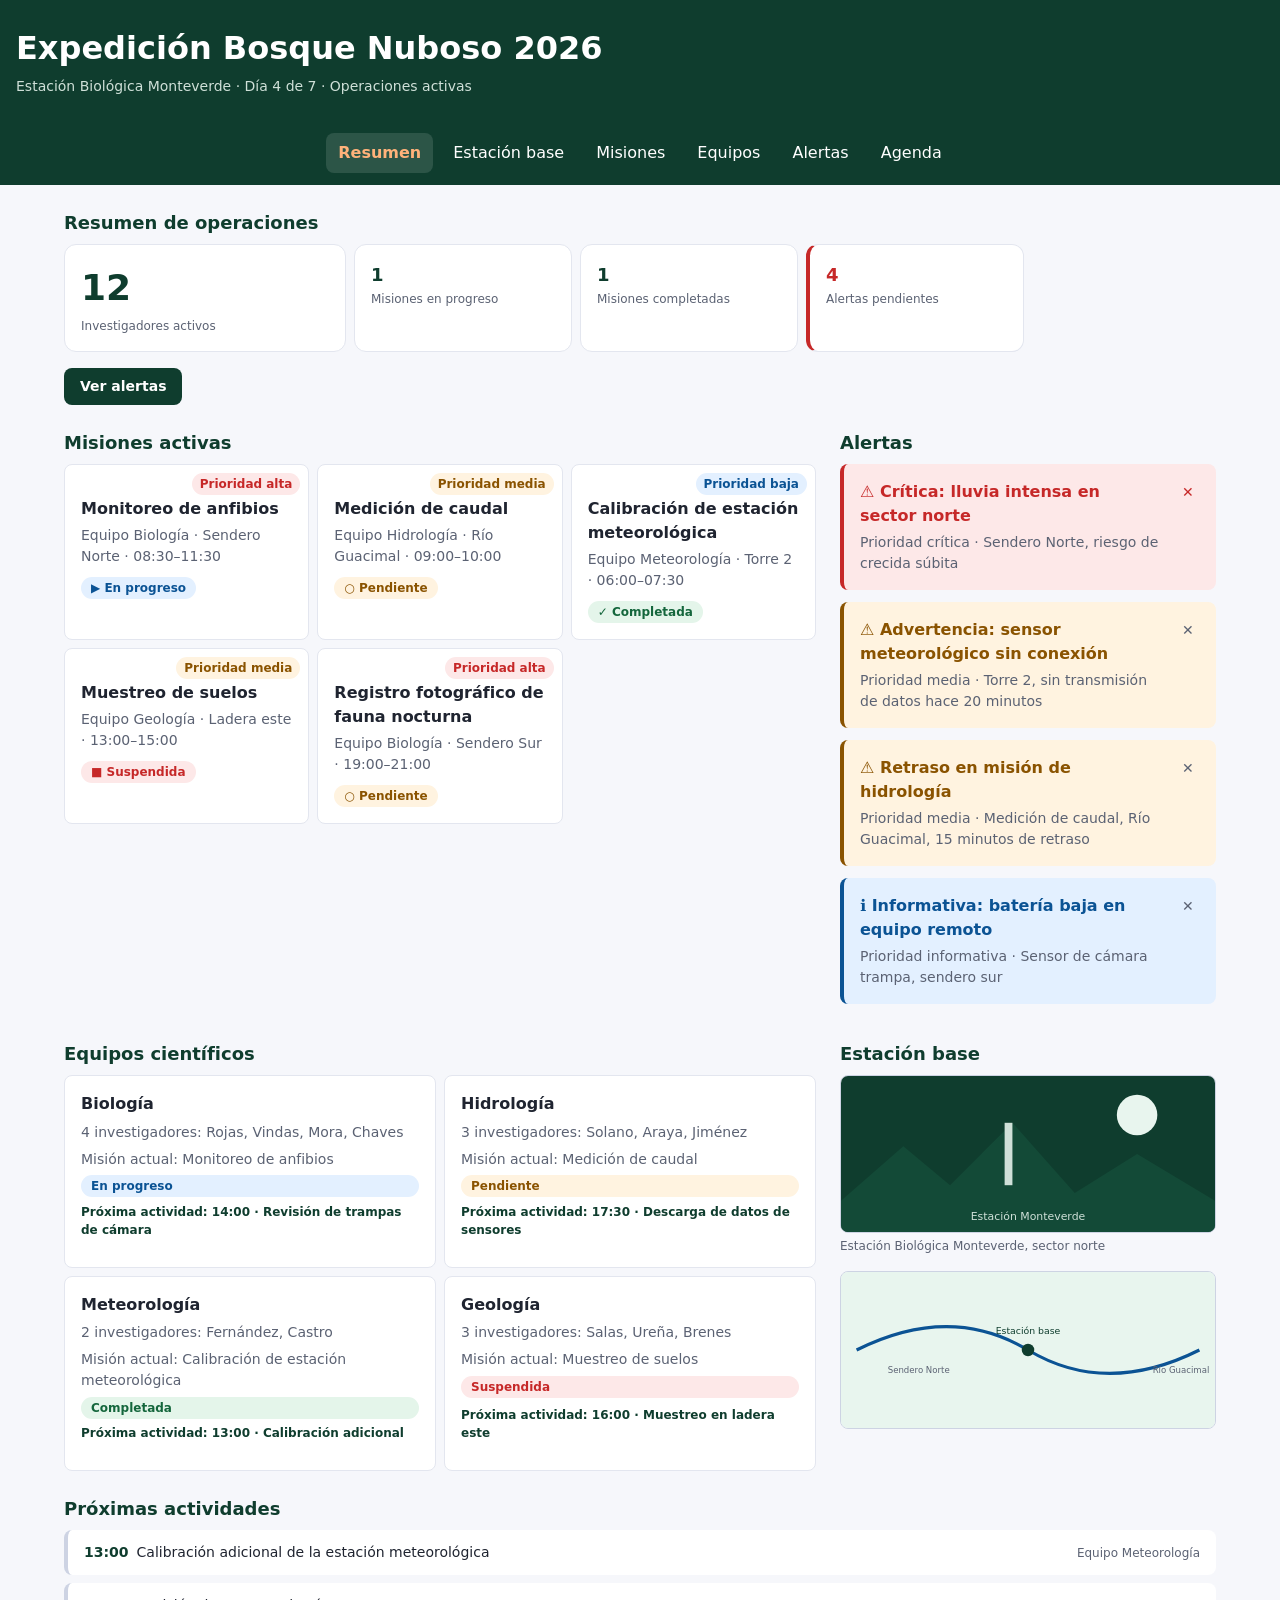
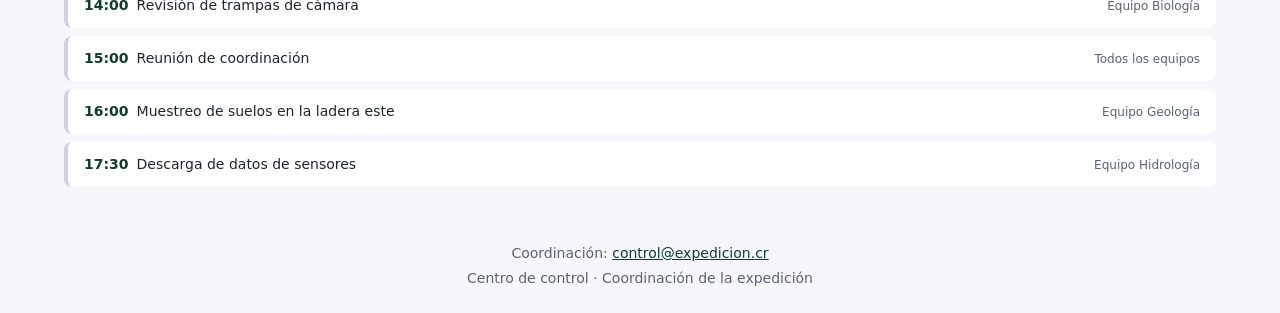
<file: caso1/index.html>
<!DOCTYPE html>
<html lang="es">
<head>
  <meta charset="UTF-8">
  <meta name="viewport" content="width=device-width, initial-scale=1.0">
  <title>Centro de control · Expedición Bosque Nuboso 2026</title>
  <link rel="stylesheet" href="css/estilos.css">
</head>
<body>
<header>
  <h1>Expedición Bosque Nuboso 2026</h1>
  <p>Estación Biológica Monteverde · Día 4 de 7 · Operaciones activas</p>
</header>
<nav class="nav" aria-label="Principal">
  <ul class="nav__lista">
    <li><a class="nav__enlace" href="#resumen" aria-current="location">Resumen</a></li>
    <li><a class="nav__enlace" href="#estacion">Estación base</a></li>
    <li><a class="nav__enlace" href="#misiones">Misiones</a></li>
    <li><a class="nav__enlace" href="#equipos">Equipos</a></li>
    <li><a class="nav__enlace" href="#alertas">Alertas</a></li>
    <li><a class="nav__enlace" href="#agenda">Agenda</a></li>
  </ul>
</nav>
<main id="contenido">
<section id="resumen" aria-labelledby="t-resumen">
  <h2 id="t-resumen">Resumen de operaciones</h2>
  <ul class="indicadores">
    <li class="indicador indicador--grande">
      <span class="indicador__valor">12</span>
      <span class="indicador__etiqueta">Investigadores activos</span>
    </li>
    <li class="indicador">
    <span class="indicador__valor">1</span>
      <span class="indicador__etiqueta">Misiones en progreso</span>
    </li>
    <li class="indicador">
      <span class="indicador__valor">1</span>
      <span class="indicador__etiqueta">Misiones completadas</span>
    </li>
    <li class="indicador indicador--alerta">
      <span class="indicador__valor">4</span>
      <span class="indicador__etiqueta">Alertas pendientes</span>
    </li>
  </ul>
  <a class="boton" href="#alertas">Ver alertas</a>
</section>

  <section id="misiones" aria-labelledby="t-misiones">
    <h2 id="t-misiones">Misiones activas</h2>
<ul class="misiones">
  <li><article>
    <span class="prioridad prioridad--alta">Prioridad alta</span>
    <h3>Monitoreo de anfibios</h3>
    <p>Equipo Biología · Sendero Norte · <time datetime="08:30">08:30</time>–<time datetime="11:30">11:30</time></p>
    <span class="estado estado--progreso"><span aria-hidden="true">▶</span> En progreso</span>
  </article></li>
  <li><article>
    <span class="prioridad prioridad--media">Prioridad media</span>
    <h3>Medición de caudal</h3>
    <p>Equipo Hidrología · Río Guacimal · <time datetime="09:00">09:00</time>–<time datetime="10:00">10:00</time></p>
    <span class="estado estado--pendiente"><span aria-hidden="true">○</span> Pendiente</span>
  </article></li>
  <li><article>
    <span class="prioridad prioridad--baja">Prioridad baja</span>
    <h3>Calibración de estación meteorológica</h3>
    <p>Equipo Meteorología · Torre 2 · <time datetime="06:00">06:00</time>–<time datetime="07:30">07:30</time></p>
    <span class="estado estado--completada"><span aria-hidden="true">✓</span> Completada</span>
  </article></li>
  <li><article>
    <span class="prioridad prioridad--media">Prioridad media</span>
    <h3>Muestreo de suelos</h3>
    <p>Equipo Geología · Ladera este · <time datetime="13:00">13:00</time>–<time datetime="15:00">15:00</time></p>
    <span class="estado estado--suspendida"><span aria-hidden="true">■</span> Suspendida</span>
  </article></li>
  <li><article>
    <span class="prioridad prioridad--alta">Prioridad alta</span>
    <h3>Registro fotográfico de fauna nocturna</h3>
    <p>Equipo Biología · Sendero Sur · <time datetime="19:00">19:00</time>–<time datetime="21:00">21:00</time></p>
    <span class="estado estado--pendiente"><span aria-hidden="true">○</span> Pendiente</span>
  </article></li>
</ul>
  </section>

<section id="equipos" aria-labelledby="t-equipos">
  <h2 id="t-equipos">Equipos científicos</h2>
  <ul class="equipos">
    <li class="equipo-tarjeta">
      <article>
        <h3>Biología</h3>
        <p class="equipo-tarjeta__dato">4 investigadores: Rojas, Vindas, Mora, Chaves</p>
        <p class="equipo-tarjeta__dato">Misión actual: Monitoreo de anfibios</p>
        <span class="estado estado--progreso">En progreso</span>
        <p class="equipo-tarjeta__proxima">Próxima actividad: 14:00 · Revisión de trampas de cámara</p>
      </article>
    </li>
    <li class="equipo-tarjeta">
      <article>
        <h3>Hidrología</h3>
        <p class="equipo-tarjeta__dato">3 investigadores: Solano, Araya, Jiménez</p>
        <p class="equipo-tarjeta__dato">Misión actual: Medición de caudal</p>
        <span class="estado estado--pendiente">Pendiente</span>
        <p class="equipo-tarjeta__proxima">Próxima actividad: 17:30 · Descarga de datos de sensores</p>
      </article>
    </li>
    <li class="equipo-tarjeta">
      <article>
        <h3>Meteorología</h3>
        <p class="equipo-tarjeta__dato">2 investigadores: Fernández, Castro</p>
        <p class="equipo-tarjeta__dato">Misión actual: Calibración de estación meteorológica</p>
        <span class="estado estado--completada">Completada</span>
        <p class="equipo-tarjeta__proxima">Próxima actividad: 13:00 · Calibración adicional</p>
      </article>
    </li>
    <li class="equipo-tarjeta">
      <article>
        <h3>Geología</h3>
        <p class="equipo-tarjeta__dato">3 investigadores: Salas, Ureña, Brenes</p>
        <p class="equipo-tarjeta__dato">Misión actual: Muestreo de suelos</p>
        <span class="estado estado--suspendida">Suspendida</span>
        <p class="equipo-tarjeta__proxima">Próxima actividad: 16:00 · Muestreo en ladera este</p>
      </article>
    </li>
  </ul>
</section>

<section id="alertas" aria-labelledby="t-alertas">
    <h2 id="t-alertas">Alertas</h2>

<article class="alerta alerta--critica">
  <h3 class="alerta__titulo"><span aria-hidden="true">⚠</span> Crítica: lluvia intensa en sector norte</h3>
  <p class="alerta__texto">Prioridad crítica · Sendero Norte, riesgo de crecida súbita</p>
  <button type="button" class="cerrar" aria-label="Cerrar alerta: lluvia intensa en sector norte">
    <span aria-hidden="true">✕</span>
  </button>
</article>
<article class="alerta alerta--advertencia">
  <h3 class="alerta__titulo"><span aria-hidden="true">⚠</span> Advertencia: sensor meteorológico sin conexión</h3>
  <p class="alerta__texto">Prioridad media · Torre 2, sin transmisión de datos hace 20 minutos</p>
  <button type="button" class="cerrar" aria-label="Cerrar alerta: sensor meteorológico sin conexión">
    <span aria-hidden="true">✕</span>
  </button>
</article>
<article class="alerta alerta--advertencia">
  <h3 class="alerta__titulo"><span aria-hidden="true">⚠</span> Retraso en misión de hidrología</h3>
  <p class="alerta__texto">Prioridad media · Medición de caudal, Río Guacimal, 15 minutos de retraso</p>
  <button type="button" class="cerrar" aria-label="Cerrar alerta: retraso en misión de hidrología">
    <span aria-hidden="true">✕</span>
  </button>
</article>
<article class="alerta alerta--info">
  <h3 class="alerta__titulo"><span aria-hidden="true">ℹ</span> Informativa: batería baja en equipo remoto</h3>
  <p class="alerta__texto">Prioridad informativa · Sensor de cámara trampa, sendero sur</p>
  <button type="button" class="cerrar" aria-label="Cerrar alerta: batería baja en equipo remoto">
    <span aria-hidden="true">✕</span>
  </button>
</article>
</section>

  <section id="estacion" aria-labelledby="t-estacion">
    <h2 id="t-estacion">Estación base</h2>

    <figure>
      <img class="foto"
           src="img/estacion.svg"
           width="480" height="200"
           alt="Torre de la estación meteorológica entre la niebla del bosque nuboso">
      <figcaption>Estación Biológica Monteverde, sector norte</figcaption>
    </figure>

    <img class="mapa"
        src="img/mapa.svg"
         width="480" height="200"
         alt="Mapa de la reserva: estación base al centro, sendero norte y río Guacimal al este">
  </section>

  <section id="agenda" aria-labelledby="t-agenda">
    <h2 id="t-agenda">Próximas actividades</h2>
    <ol class="agenda">
      <li><time datetime="13:00">13:00</time> Calibración adicional de la estación meteorológica <span class="equipo">Equipo Meteorología</span></li>
      <li><time datetime="14:00">14:00</time> Revisión de trampas de cámara <span class="equipo">Equipo Biología</span></li>
      <li><time datetime="15:00">15:00</time> Reunión de coordinación <span class="equipo">Todos los equipos</span></li>
      <li><time datetime="16:00">16:00</time> Muestreo de suelos en la ladera este <span class="equipo">Equipo Geología</span></li>
      <li><time datetime="17:30">17:30</time> Descarga de datos de sensores <span class="equipo">Equipo Hidrología</span></li>
    </ol>
  </section>

</main>

<footer>
  <address>Coordinación: <a href="mailto:control@expedicion.cr">control@expedicion.cr</a></address>
  <p>Centro de control · Coordinación de la expedición</p>
</footer>

</body>
</html>
</file>
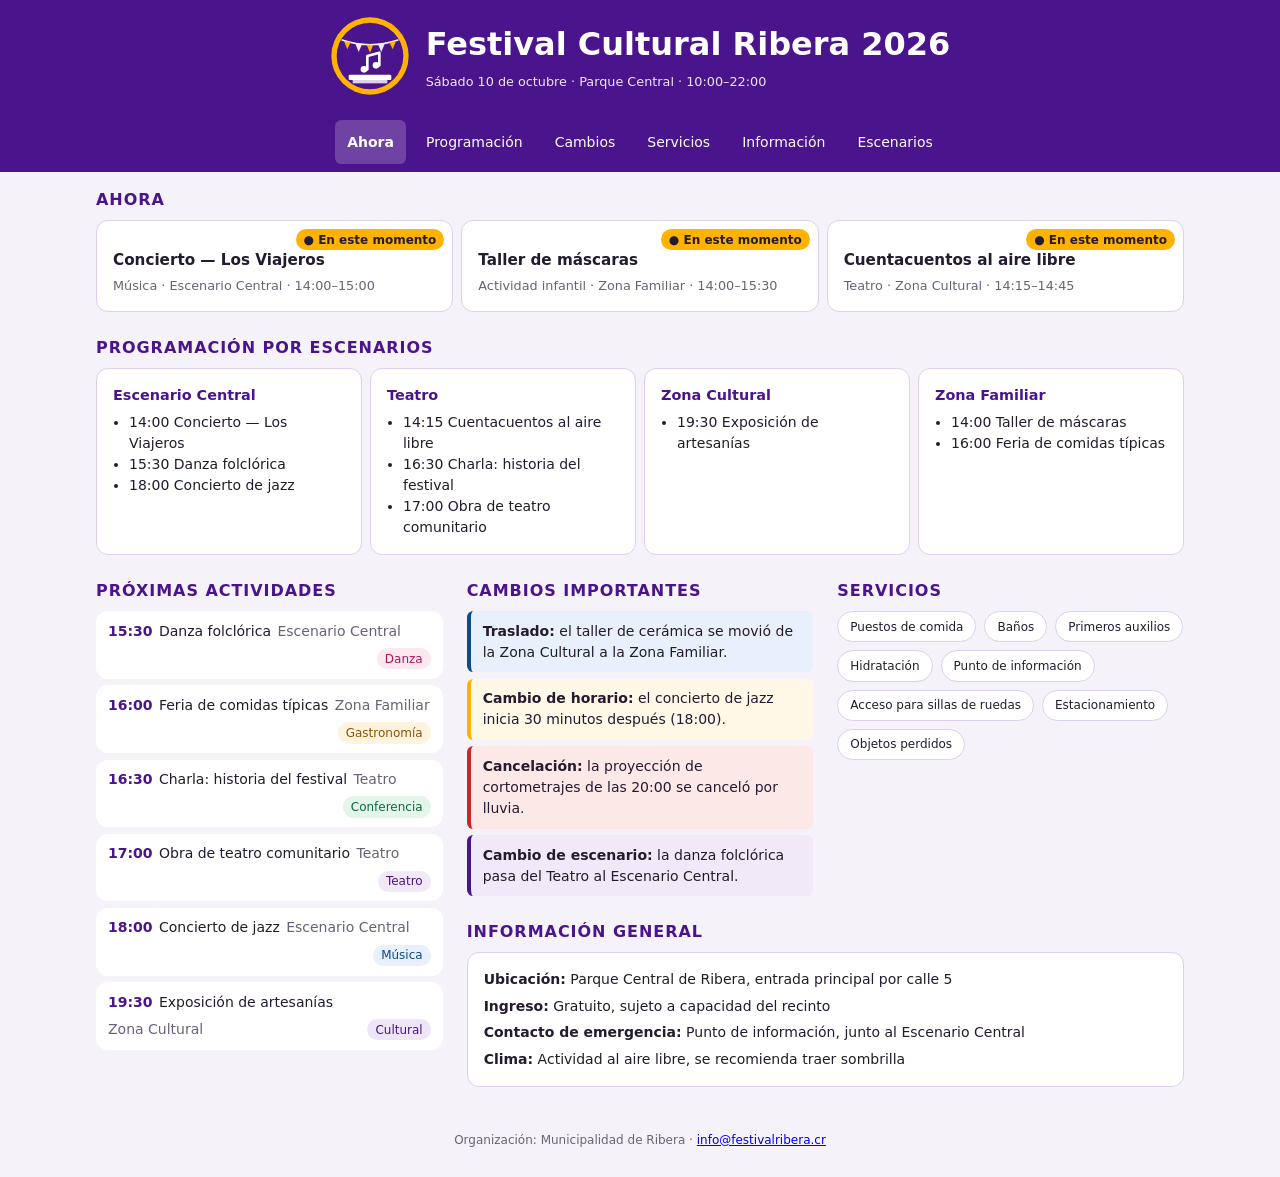
<file: caso2/index.html>
<!DOCTYPE html>
<html lang="es">
<head>
  <meta charset="UTF-8">
  <meta name="viewport" content="width=device-width, initial-scale=1.0">
  <title>Panel del festival · Festival Cultural Ribera 2026</title>
  <link rel="stylesheet" href="css/estilos.css">
</head>
<body>
<header class="cabecera">
  <img class="cabecera__logo" src="img/logo-festival.svg" alt="" width="120" height="120">
  <div class="cabecera__texto">
    <h1>Festival Cultural Ribera 2026</h1>
    <p>Sábado 10 de octubre · Parque Central · 10:00–22:00</p>
  </div>
</header>

<nav class="nav" aria-label="Secciones del festival">
  <ul class="nav__lista">
    <li><a class="nav__enlace" href="#ahora" aria-current="location">Ahora</a></li>
    <li><a class="nav__enlace" href="#proximas">Programación</a></li>
    <li><a class="nav__enlace" href="#cambios">Cambios</a></li>
    <li><a class="nav__enlace" href="#servicios">Servicios</a></li>
    <li><a class="nav__enlace" href="#informacion">Información</a></li>
    <li><a class="nav__enlace" href="#escenarios">Escenarios</a></li>
  </ul>
</nav>

<main id="contenido" class="contenedor">

  <section id="ahora" aria-labelledby="t-ahora">
    <h2 id="t-ahora">Ahora</h2>
    <ul class="tarjetas-ahora">
      <li><article class="actividad-ahora">
<span class="etiqueta-ahora"><span aria-hidden="true">●</span> En este momento</span>
        <h3>Concierto — Los Viajeros</h3>
        <p>Música · Escenario Central · <time datetime="14:00">14:00</time>–<time datetime="15:00">15:00</time></p>
      </article></li>
      <li><article class="actividad-ahora">
        <span class="etiqueta-ahora"><span aria-hidden="true">●</span> En este momento</span>
        <h3>Taller de máscaras</h3>
        <p>Actividad infantil · Zona Familiar · <time datetime="14:00">14:00</time>–<time datetime="15:30">15:30</time></p>
      </article></li>
      <li><article class="actividad-ahora">
        <span class="etiqueta-ahora"><span aria-hidden="true">●</span> En este momento</span>
        <h3>Cuentacuentos al aire libre</h3>
        <p>Teatro · Zona Cultural · <time datetime="14:15">14:15</time>–<time datetime="14:45">14:45</time></p>
      </article></li>
    </ul>
  </section>

  <section id="proximas" aria-labelledby="t-proximas">
    <h2 id="t-proximas">Próximas actividades</h2>
    <ol class="proximas">
      <li><time datetime="15:30">15:30</time> Danza folclórica <span class="escenario-nombre">Escenario Central</span> <span class="categoria categoria--danza">Danza</span></li>
      <li><time datetime="16:00">16:00</time> Feria de comidas típicas <span class="escenario-nombre">Zona Familiar</span> <span class="categoria categoria--gastronomia">Gastronomía</span></li>
      <li><time datetime="16:30">16:30</time> Charla: historia del festival <span class="escenario-nombre">Teatro</span> <span class="categoria categoria--conferencia">Conferencia</span></li>
      <li><time datetime="17:00">17:00</time> Obra de teatro comunitario <span class="escenario-nombre">Teatro</span> <span class="categoria categoria--teatro">Teatro</span></li>
      <li><time datetime="18:00">18:00</time> Concierto de jazz <span class="escenario-nombre">Escenario Central</span> <span class="categoria categoria--musica">Música</span></li>
      <li><time datetime="19:30">19:30</time> Exposición de artesanías <span class="escenario-nombre">Zona Cultural</span> <span class="categoria categoria--cultural">Cultural</span></li>
    </ol>
  </section>

  <section id="cambios" aria-labelledby="t-cambios">
    <h2 id="t-cambios">Cambios importantes</h2>
    <ul class="cambios">
      <li class="cambio cambio--traslado"><strong>Traslado:</strong> el taller de cerámica se movió de la Zona Cultural a la Zona Familiar.</li>
      <li class="cambio cambio--horario"><strong>Cambio de horario:</strong> el concierto de jazz inicia 30 minutos después (18:00).</li>
      <li class="cambio cambio--cancelacion"><strong>Cancelación:</strong> la proyección de cortometrajes de las 20:00 se canceló por lluvia.</li>
      <li class="cambio cambio--escenario"><strong>Cambio de escenario:</strong> la danza folclórica pasa del Teatro al Escenario Central.</li>
    </ul>
  </section>

  <section id="servicios" aria-labelledby="t-servicios">
    <h2 id="t-servicios">Servicios</h2>
    <ul class="servicios">
      <li>Puestos de comida</li>
      <li>Baños</li>
      <li>Primeros auxilios</li>
      <li>Hidratación</li>
      <li>Punto de información</li>
      <li>Acceso para sillas de ruedas</li>
      <li>Estacionamiento</li>
      <li>Objetos perdidos</li>
    </ul>
  </section>

<section id="informacion" aria-labelledby="t-informacion">
  <h2 id="t-informacion">Información general</h2>
  <ul class="informacion">
    <li><strong>Ubicación:</strong> Parque Central de Ribera, entrada principal por calle 5</li>
    <li><strong>Ingreso:</strong> Gratuito, sujeto a capacidad del recinto</li>
    <li><strong>Contacto de emergencia:</strong> Punto de información, junto al Escenario Central</li>
    <li><strong>Clima:</strong> Actividad al aire libre, se recomienda traer sombrilla</li>
  </ul>
</section>

  <section id="escenarios" aria-labelledby="t-escenarios">
    <h2 id="t-escenarios">Programación por escenarios</h2>
    <div class="escenarios">
      <article class="escenario-tarjeta">
        <h3>Escenario Central</h3>
        <ul>
          <li><time datetime="14:00">14:00</time> Concierto — Los Viajeros</li>
          <li><time datetime="15:30">15:30</time> Danza folclórica</li>
          <li><time datetime="18:00">18:00</time> Concierto de jazz</li>
        </ul>
      </article>
      <article class="escenario-tarjeta">
        <h3>Teatro</h3>
        <ul>
          <li><time datetime="14:15">14:15</time> Cuentacuentos al aire libre</li>
          <li><time datetime="16:30">16:30</time> Charla: historia del festival</li>
          <li><time datetime="17:00">17:00</time> Obra de teatro comunitario</li>
        </ul>
      </article>
      <article class="escenario-tarjeta">
        <h3>Zona Cultural</h3>
        <ul><li><time datetime="19:30">19:30</time> Exposición de artesanías</li></ul>
      </article>
      <article class="escenario-tarjeta">
        <h3>Zona Familiar</h3>
        <ul>
          <li><time datetime="14:00">14:00</time> Taller de máscaras</li>
          <li><time datetime="16:00">16:00</time> Feria de comidas típicas</li>
        </ul>
      </article>
    </div>
  </section>

</main>

<footer>
  <p>Organización: Municipalidad de Ribera · <a href="mailto:info@festivalribera.cr">info@festivalribera.cr</a></p>
</footer>
</body>
</html>
</file>
<file: caso1/css/estilos.css>
*, *::before, *::after { box-sizing: border-box; }

:root {
  /* Identidad */
  --color-primario: #0f3d2e;
  --color-primario-hover: #17553f;
  --color-primario-claro: #cfe0d8;
  --color-acento: #ffb27a;
  --color-foco: #ffd54f;
  /* Fondo y superficies */
  --color-fondo: #f6f7fb;
  --color-superficie: #fff;
  --color-superficie-alt: #eceef5;
  --color-borde: #cdd3e3;
  --color-borde-suave: #e3e6ef;
  /* Texto */
  --color-texto: #1f2430;
  --color-texto-suave: #5b6273;
  --color-texto-invertido: #fff;
  /* Estados y prioridades */
  --color-critico: #c62828;
  --color-critico-fondo: #fde8e8;
  --color-critico-hover: #f8d4d4;
  --color-advertencia: #8a5300;
  --color-advertencia-fondo: #fff3e0;
  --color-ok: #14663c;
  --color-ok-fondo: #e4f5ea;
  --color-info: #0b5394;
  --color-info-fondo: #e3f0ff;
  /* Espaciado */
  --espacio-2: .5rem;
  --espacio-3: 1rem;
  --espacio-4: 1.5rem;
 /* Tipografía */
  --texto-xs: .75rem;
  --texto-sm: .875rem;
  --texto-md: 1rem;
  --texto-lg: 1.125rem;
  --texto-xl: clamp(1.5rem, 1.2rem + 1.5vw, 2rem);
  /* Radios */
  --radio: .75rem;
}

/*  Base  */
body {
    margin: 0;
    font-family: system-ui, sans-serif;
    background: var(--color-fondo);
    color: var(--color-texto);
    line-height: 1.5;
}

main {
    max-width: 60rem;
    margin: 0 auto;
    padding: 1rem;
}

main section {
    margin-bottom: var(--espacio-4);
    scroll-margin-top: 4.5rem;
}

h2 {
    margin: 0 0 var(--espacio-2);
    font-size: var(--texto-lg);
    color: var(--color-primario);
}

img {
    max-width: 100%;
    height: auto;
}

/*  Cabecera  */
header {
    background: var(--color-primario);
    color: var(--color-texto-invertido);
    padding: 1.5rem 1rem;
}

header h1 {
    margin: 0 0 .25rem;
    font-size: var(--texto-xl);
}

header p {
    margin: 0;
    font-size: .875rem;
    color: var(--color-primario-claro);
}

/*  Navegación  */
.nav {
    position: sticky;   
    top: 0;
    z-index: 20;
    background: var(--color-primario);
    padding: .75rem 1rem;
}

.nav__lista {
    list-style: none;
    margin: 0;
    padding: 0;
    display: flex;
    flex-wrap: wrap;
    justify-content: center;
    gap: .5rem;
    scrollbar-width: none;
}
.nav__lista::-webkit-scrollbar { display: none; }

.nav__enlace {
    color: var(--color-texto-invertido);
    text-decoration: none;
    display: block;
    padding: .5rem .75rem;
    border-radius: .5rem;
    white-space: wrap;
    flex: 0 0 auto;
}

.nav__enlace:hover,
.nav__enlace:focus-visible {
    background: rgba(255, 255, 255, .2);
    outline: 2px solid var(--color-foco);
    outline-offset: 2px;
}

.nav__enlace[aria-current="location"] {
    color: var(--color-acento);
    background: rgba(255, 255, 255, .12);
    font-weight: 700;
}

/*  Botón  */
.boton {
    display: inline-block;
    padding: .5rem 1rem;
    border-radius: .5rem;
    background: var(--color-primario);
    color: var(--color-texto-invertido);
    text-decoration: none;
    font-size: .875rem;
    font-weight: 600;
}

.boton:hover {
    background: var(--color-primario-hover);
}

.boton:focus-visible {
    outline: 2px solid var(--color-foco);
    outline-offset: 2px;
}

/*  Imágenes de la estación  */
figure {
    margin: 0 0 1rem;
}

figcaption {
    margin-top: .25rem;
    font-size: .75rem;
    color: var(--color-texto-suave);
}

.foto,
.mapa {
    display: block;
    border-radius: .5rem;
    border: 1px solid var(--color-borde);
}

/*  Misiones  */
.misiones {
    list-style: none;
    margin: 0;
    padding: 0;
    display: grid;
    gap: var(--espacio-2);
    grid-template-columns: repeat(auto-fill, minmax(16rem, 1fr));
}

.misiones article {
    position: relative;        /* contenedor de la etiqueta de prioridad */
    height: 100%;
    background: var(--color-superficie);
    border: 1px solid var(--color-borde-suave);
    border-radius: .5rem;
    padding: 2rem 1rem 1rem;   /* espacio superior para la etiqueta */
}

.misiones h3 {
    margin: 0 0 .25rem;
    font-size: var(--texto-md);
    color: var(--color-texto);
}

.misiones p {
    margin: 0 0 .5rem;
    font-size: .875rem;
    color: var(--color-texto-suave);
}

/* Estado: base */
.estado {
    display: inline-block;
    padding: .125rem .625rem;
    border-radius: 999px;
    font-size: .75rem;
    font-weight: 600;
    background: var(--color-superficie-alt);
    color: var(--color-texto-suave);
}

/* Modificadores */
.estado--progreso {
    background: var(--color-info-fondo);
    color: var(--color-info);
}

.estado--pendiente {
    background: var(--color-advertencia-fondo);
    color: var(--color-advertencia);
}

.estado--completada {
    background: var(--color-ok-fondo);
    color: var(--color-ok);
}

.estado--suspendida {
    background: var(--color-critico-fondo);
    color: var(--color-critico);
}

/*  Alertas  */

/* Base del componente */
.alerta {
    position: relative;
    background: var(--color-superficie);
    border-left: 4px solid var(--color-borde);
    padding: 1rem;
    padding-right: 3.5rem;
    margin-bottom: .75rem;
    border-radius: .5rem;
}

.alerta__titulo {
    margin: 0 0 .25rem;
    font-size: 1rem;
    color: var(--color-texto);
}

.alerta__texto {
    margin: 0;
    font-size: .875rem;
    color: var(--color-texto-suave);
}

.cerrar {
    position: absolute;
    top: .75rem;
    right: .75rem;
    width: 2rem;
    height: 2rem;
    display: grid;
    place-items: center;
    border: 0;
    border-radius: .5rem;
    background: transparent;
    color: var(--color-texto-suave);
    font-size: .875rem;
    line-height: 1;
    cursor: pointer;
}

.cerrar:hover {
    background: var(--color-superficie-alt);
}

.cerrar:focus-visible {
    outline: 2px solid var(--color-primario);
    outline-offset: 2px;
}

/* Modificadores */
.alerta--critica {
    background: var(--color-critico-fondo);
    border-left-color: var(--color-critico);
}
.alerta--advertencia {
    background: var(--color-advertencia-fondo);
    border-left-color: var(--color-advertencia);
}
.alerta--advertencia .alerta__titulo { color: var(--color-advertencia); }

.alerta--info {
    background: var(--color-info-fondo);
    border-left-color: var(--color-info);
}
.alerta--info .alerta__titulo { color: var(--color-info); }

.alerta--critica .alerta__titulo {
    color: var(--color-critico);
}

.alerta--critica .cerrar {
    color: var(--color-critico);
}

.alerta--critica .cerrar:hover {
    background: var(--color-critico-hover);
}

/*  Agenda  */
.agenda {
    list-style: none;
    margin: 0;
    padding: 0;
}

.agenda li {
    display: flex;
    flex-wrap: wrap;
    align-items: baseline;
    gap: .5rem;
    background: var(--color-superficie);
    border-left: 4px solid var(--color-borde);
    border-radius: .5rem;
    padding: .75rem 1rem;
    margin-bottom: .5rem;
    font-size: .875rem;
}

.agenda time {
    font-weight: 700;
    font-variant-numeric: tabular-nums;
    color: var(--color-primario);
}

.equipo {
    margin-left: auto;
    font-size: .75rem;
    color: var(--color-texto-suave);
}

/*  Pie  */
footer {
    padding: 1.5rem 1rem;
    text-align: center;
    font-size: .875rem;
    color: var(--color-texto-suave);
}

footer p {
    margin: .25rem 0 0;
}

address {
    font-style: normal;
}

footer a {
    color: var(--color-primario);
}

/* Indicadores del resumen */
.indicadores {
    list-style: none;
    margin: 0 0 1rem;
    padding: 0;
    display: flex;
    flex-wrap: wrap;
    gap: var(--espacio-2);
}

.indicador {
    background: var(--color-superficie);
    border: 1px solid var(--color-borde-suave);
    border-radius: var(--radio);
    padding: var(--espacio-3);
    display: flex;
    flex-direction: column;
    gap: .15rem;
    flex: 1 1 8rem;
}

.indicador__valor {
    font-size: var(--texto-lg);
    font-weight: 700;
    color: var(--color-primario);
}

.indicador__etiqueta {
    font-size: var(--texto-xs);
    color: var(--color-texto-suave);
}

/* No todos del mismo tamaño */
.indicador--grande {
    flex-basis: 12rem;
}

.indicador--grande .indicador__valor {
    font-size: 2.25rem;
}

.indicador--alerta {
    border-left: 4px solid var(--color-critico);
}

.indicador--alerta .indicador__valor {
    color: var(--color-critico);
}

.prioridad {
    position: absolute;
    top: .5rem;
    right: .5rem;
    font-size: var(--texto-xs);
    font-weight: 700;
    padding: .1rem .5rem;
    border-radius: 999px;
    background: var(--color-superficie-alt);
    color: var(--color-texto-suave);
}

.prioridad--alta { background: var(--color-critico-fondo); color: var(--color-critico); }
.prioridad--media { background: var(--color-advertencia-fondo); color: var(--color-advertencia); }
.prioridad--baja { background: var(--color-info-fondo); color: var(--color-info); }

/*  Equipos  */
.equipos {
    list-style: none;
    margin: 0;
    padding: 0;
    display: grid;
    gap: var(--espacio-2);
    grid-template-columns: repeat(auto-fit, minmax(14rem, 1fr));
}

.equipo-tarjeta article {
    height: 100%;
    background: var(--color-superficie);
    border: 1px solid var(--color-borde-suave);
    border-radius: .5rem;
    padding: 1rem;
    display: flex;
    flex-direction: column;
    gap: .35rem;
}

.equipo-tarjeta h3 {
    margin: 0;
    font-size: var(--texto-md);
}

.equipo-tarjeta__dato {
    margin: 0;
    font-size: var(--texto-sm);
    color: var(--color-texto-suave);
}

.equipo-tarjeta__proxima {
    margin-top: auto;
    font-size: .75rem;
    color: var(--color-primario);
    font-weight: 600;
}

/*  Tablet (601–1024px)  */
@media (min-width: 601px) {
    .nav__lista { 
        flex-wrap: wrap; 
        overflow: visible; 
    }
    .indicadores {
        flex-wrap: nowrap;
    }
    main {
        padding: 1.5rem;
    }
    .misiones {
        grid-template-columns: repeat(2, 1fr);
    }
    .equipos {
        grid-template-columns: repeat(2, 1fr);
    }
}

/*  Escritorio (>1024px) — Grid obligatorio para la estructura principal  */
@media (min-width: 1025px) {
    main {
        max-width: 75rem;
        display: grid;
        grid-template-columns: 2fr 1fr;
        grid-template-areas:
            "resumen   resumen"
            "misiones  alertas"
            "equipos   estacion"
            "agenda    agenda";
        gap: 1.5rem;
        align-items: start;
    }

    main section {
        margin-bottom: 0;
    }

    #resumen   { grid-area: resumen; }
    #misiones  { grid-area: misiones; }
    #alertas   { grid-area: alertas; }
    #equipos   { grid-area: equipos; }
    #estacion  { grid-area: estacion; }
    #agenda    { grid-area: agenda; }
    .misiones { grid-template-columns: repeat(auto-fill, minmax(14rem, 1fr)); }
    .indicadores { max-width: 60rem; }
}
</file>
<file: caso2/css/estilos.css>
*, *::before, *::after { box-sizing: border-box; }

:root {
  --color-primario: #4a148c;
  --color-acento: #ffb300;
  --color-fondo: #f6f2fa;
  --color-superficie: #fff;
  --color-borde: #ddd0ea;
  --color-texto: #241b2f;
  --color-texto-suave: #6b6178;
  /* Categorías y avisos */
  --color-musica: #0b4a8b;       --color-musica-fondo: #e8f1fb;
  --color-teatro: #4a148c;       --color-teatro-fondo: #f1e8f8;
  --color-danza: #ad1457;        --color-danza-fondo: #fde8f0;
  --color-gastro: #8a5300;       --color-gastro-fondo: #fff3e0;
  --color-conferencia: #14663c;  --color-conferencia-fondo: #e4f5ea;
  --color-cultural: #4a148c;     --color-cultural-fondo: #eee5f7;
  --color-aviso-fondo: #fff8e6;
  --color-critico: #c62828;      --color-critico-fondo: #fde8e8;
  /* Espaciado y radios */
  --espacio-1: .25rem;
  --espacio-2: .5rem;
  --espacio-3: 1rem;
  --espacio-4: 1.5rem;
  --radio: .75rem;
}

/*  Base (móvil primero: 320–600px)  */
body {
    margin: 0;
    font-family: system-ui, sans-serif;
    line-height: 1.5;
    background: var(--color-fondo);
    color: var(--color-texto);
}

img { max-width: 100%; height: auto; }

/* Cabecera con logotipo */
.cabecera {
    display: flex;
    flex-direction: column;
    align-items: center;
    gap: var(--espacio-2);
}

.cabecera__logo {
    width: 4rem;
    height: 4rem;
    flex: 0 0 auto;
}

.cabecera {
    background: var(--color-primario);
    color: #fff;
    padding: var(--espacio-3);
    text-align: center;
}

.cabecera h1 { margin: 0 0 var(--espacio-1); font-size: clamp(1.25rem, 1rem + 1.5vw, 2rem); }
.cabecera p { margin: 0; opacity: .9; font-size: .8rem; }

/* Nav en Flexbox, sticky para no perderla al hacer scroll */
.nav {
    position: sticky;
    top: 0;
    z-index: 20;
    background: var(--color-primario);
}

.nav__lista {
    list-style: none;
    margin: 0;
    padding: var(--espacio-2) var(--espacio-3);
    display: flex;
    flex-wrap: wrap;
    justify-content: center;
    gap: var(--espacio-2);
}

.nav__lista::-webkit-scrollbar { display: none; }

.nav__enlace {
    color: #fff;
    text-decoration: none;
    display: inline-flex;
    align-items: center;
    min-height: 2.75rem;        /* 44px: objetivo táctil */
    padding: .5rem .75rem;
    border-radius: .4rem;
    font-size: .875rem;
    white-space: nowrap;
    flex: 0 0 auto;
}

.nav__enlace:hover,
.nav__enlace:focus-visible {
    background: rgba(255,255,255,.2);
    outline: 2px solid var(--color-acento);
    outline-offset: 2px;
}

.nav__enlace[aria-current="location"] {
    background: rgba(255,255,255,.2);
    font-weight: 700;
}

.contenedor {
    width: 100%;
    margin: 0 auto;
    padding: var(--espacio-3);
}

section { margin-bottom: var(--espacio-4); scroll-margin-top: 4rem; }

h2 {
    font-size: 1rem;
    text-transform: uppercase;
    letter-spacing: .06em;
    color: var(--color-primario);
    margin: 0 0 var(--espacio-2);
}

/* Zona "Ahora" */
.tarjetas-ahora {
    list-style: none;
    margin: 0;
    padding: 0;
    display: flex;
    flex-direction: column;
    gap: var(--espacio-2);
}

.actividad-ahora {
    position: relative;
    background: var(--color-superficie);
    border: 1px solid var(--color-borde);
    border-radius: var(--radio);
    padding: var(--espacio-3);
    padding-top: 1.75rem;
}

.actividad-ahora h3 { margin: 0 0 .25rem; font-size: .95rem; }
.actividad-ahora p { margin: 0; font-size: .8rem; color: var(--color-texto-suave); }

/* "En este momento" superpuesta sobre la tarjeta */
.etiqueta-ahora {
    position: absolute;
    top: .5rem;
    right: .5rem;
    background: var(--color-acento);
    color: var(--color-texto);
    font-size: .75rem;
    font-weight: 700;
    padding: .1rem .5rem;
    border-radius: 999px;
}

/* Próximas actividades */
.proximas {
    list-style: none;
    margin: 0;
    padding: 0;
    display: flex;
    flex-direction: column;
    gap: .4rem;
}

.proximas li {
    display: flex;
    flex-wrap: wrap;
    align-items: center;
    gap: .4rem;
    background: var(--color-superficie);
    border-radius: var(--radio);
    padding: .6rem .75rem;
    font-size: .875rem;
}

.proximas time { font-weight: 700; color: var(--color-primario); }
.escenario-nombre { color: var(--color-texto-suave); }

.categoria {
    margin-left: auto;
    font-size: .75rem;
    padding: .1rem .5rem;
    border-radius: 999px;
    background: var(--color-cultural-fondo);
    color: var(--color-primario);
}

.categoria--musica      { background: var(--color-musica-fondo);      color: var(--color-musica); }
.categoria--teatro      { background: var(--color-teatro-fondo);      color: var(--color-teatro); }
.categoria--danza       { background: var(--color-danza-fondo);       color: var(--color-danza); }
.categoria--gastronomia { background: var(--color-gastro-fondo);      color: var(--color-gastro); }
.categoria--conferencia { background: var(--color-conferencia-fondo); color: var(--color-conferencia); }
.categoria--cultural    { background: var(--color-cultural-fondo);    color: var(--color-cultural); }

.cambios {
    list-style: none;
    margin: 0;
    padding: 0;
    display: flex;
    flex-direction: column;
    gap: .4rem;
}

.cambio {
    border-left: 4px solid var(--color-acento);
    background: var(--color-aviso-fondo);
    padding: .6rem .75rem;
    border-radius: .4rem;
    font-size: .875rem;
}

.cambio--traslado    { border-left-color: var(--color-musica);  background: var(--color-musica-fondo); }
.cambio--horario     { border-left-color: var(--color-acento);  background: var(--color-aviso-fondo); }
.cambio--escenario   { border-left-color: var(--color-teatro);  background: var(--color-teatro-fondo); }
.cambio--cancelacion { border-left-color: var(--color-critico); background: var(--color-critico-fondo); }

/* Servicios */
.servicios {
    list-style: none;
    margin: 0;
    padding: 0;
    display: flex;
    flex-wrap: wrap;
    gap: .5rem;
}

.servicios li {
    background: var(--color-superficie);
    border: 1px solid var(--color-borde);
    border-radius: 999px;
    padding: .35rem .75rem;
    font-size: .75rem;
}

/* Programación por escenarios: principalmente CSS Grid */
.escenarios {
    display: grid;
    gap: var(--espacio-2);
    grid-template-columns: 1fr;
}

.escenario-tarjeta {
    background: var(--color-superficie);
    border: 1px solid var(--color-borde);
    border-radius: var(--radio);
    padding: var(--espacio-3);
}

.escenario-tarjeta h3 { margin: 0 0 .35rem; font-size: .9rem; color: var(--color-primario); }
.escenario-tarjeta ul { margin: 0; padding-left: 1rem; font-size: .875rem;; }

/* Información general */
.informacion {
    list-style: none;
    margin: 0;
    padding: var(--espacio-3);
    background: var(--color-superficie);
    border: 1px solid var(--color-borde);
    border-radius: var(--radio);
    font-size: .875rem;
    display: flex;
    flex-direction: column;
    gap: .35rem;
}

.informacion p { margin: 0 0 .35rem; }
.informacion p:last-child { margin-bottom: 0; }
.informacion a { color: var(--color-primario); }

footer {
    text-align: center;
    padding: var(--espacio-3);
    font-size: .75rem;
    color: var(--color-texto-suave);
}

/*  tableta (601–1024px)  */
@media (min-width: 601px) {
    .contenedor { max-width: 40rem; }
    .escenarios { grid-template-columns: repeat(2, 1fr); }
    .servicios li { flex: 0 1 auto; }
     .nav__lista { flex-wrap: wrap; overflow: visible; }   
    .cabecera {
        flex-direction: row;
        justify-content: center;
        text-align: left;
        gap: var(--espacio-3);
    }
    .cabecera__logo { width: 5rem; height: 5rem; }
}

/* escritorio (>1024px)  */
@media (min-width: 1025px) {
    .contenedor {
        max-width: 70rem;
        display: grid;
        grid-template-columns: repeat(3, 1fr);
        grid-template-areas:
            "ahora       ahora       ahora"
            "escenarios  escenarios  escenarios"
            "proximas    cambios     servicios"
            "proximas    informacion informacion";
        gap: var(--espacio-4);
        align-items: start;
    }
    section { margin-bottom: 0; }
    #ahora       { grid-area: ahora; }
    #escenarios  { grid-area: escenarios; }
    #proximas    { grid-area: proximas; }
    #cambios     { grid-area: cambios; }
    #servicios   { grid-area: servicios; }
    #informacion { grid-area: informacion; }
    .escenarios { grid-template-columns: repeat(auto-fit, minmax(14rem, 1fr)); }
    .tarjetas-ahora { flex-direction: row; }
    .tarjetas-ahora li { flex: 1 1 0; }
    .actividad-ahora { height: 100%; }
}
</file>
